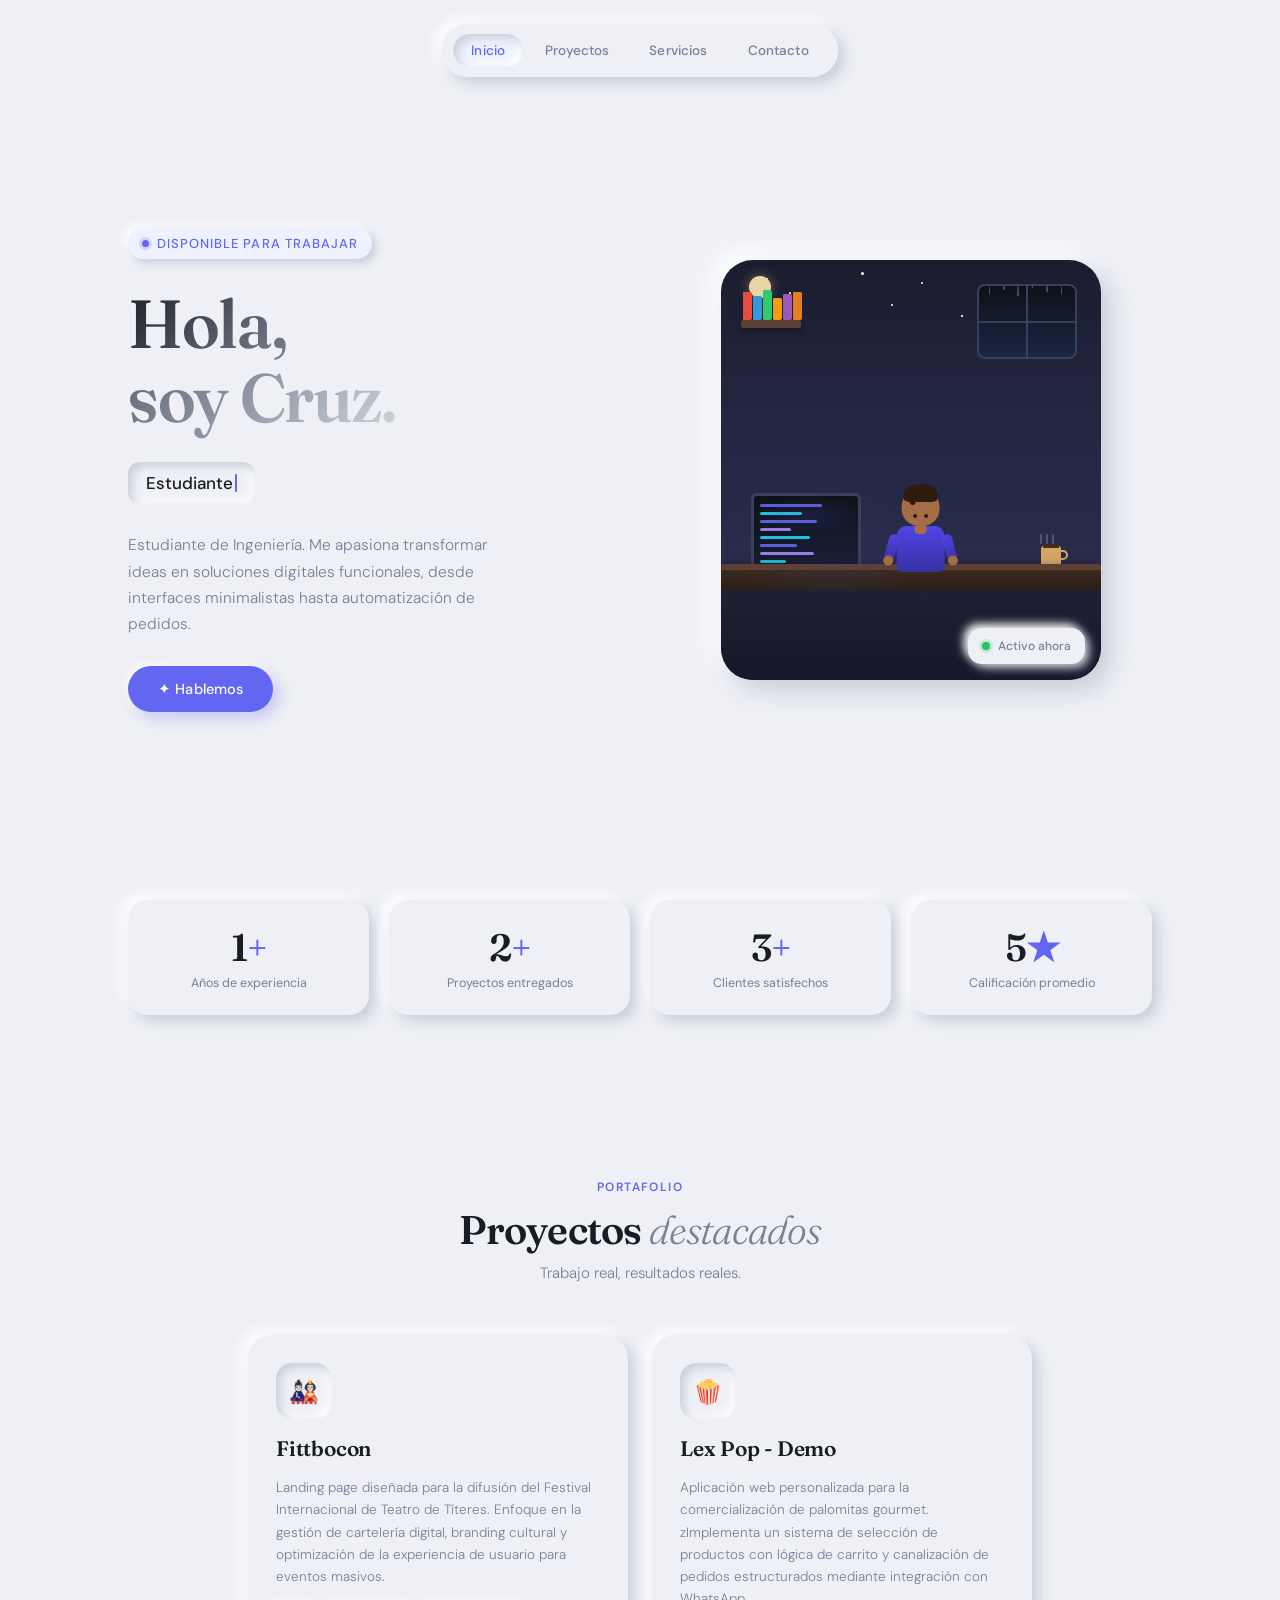
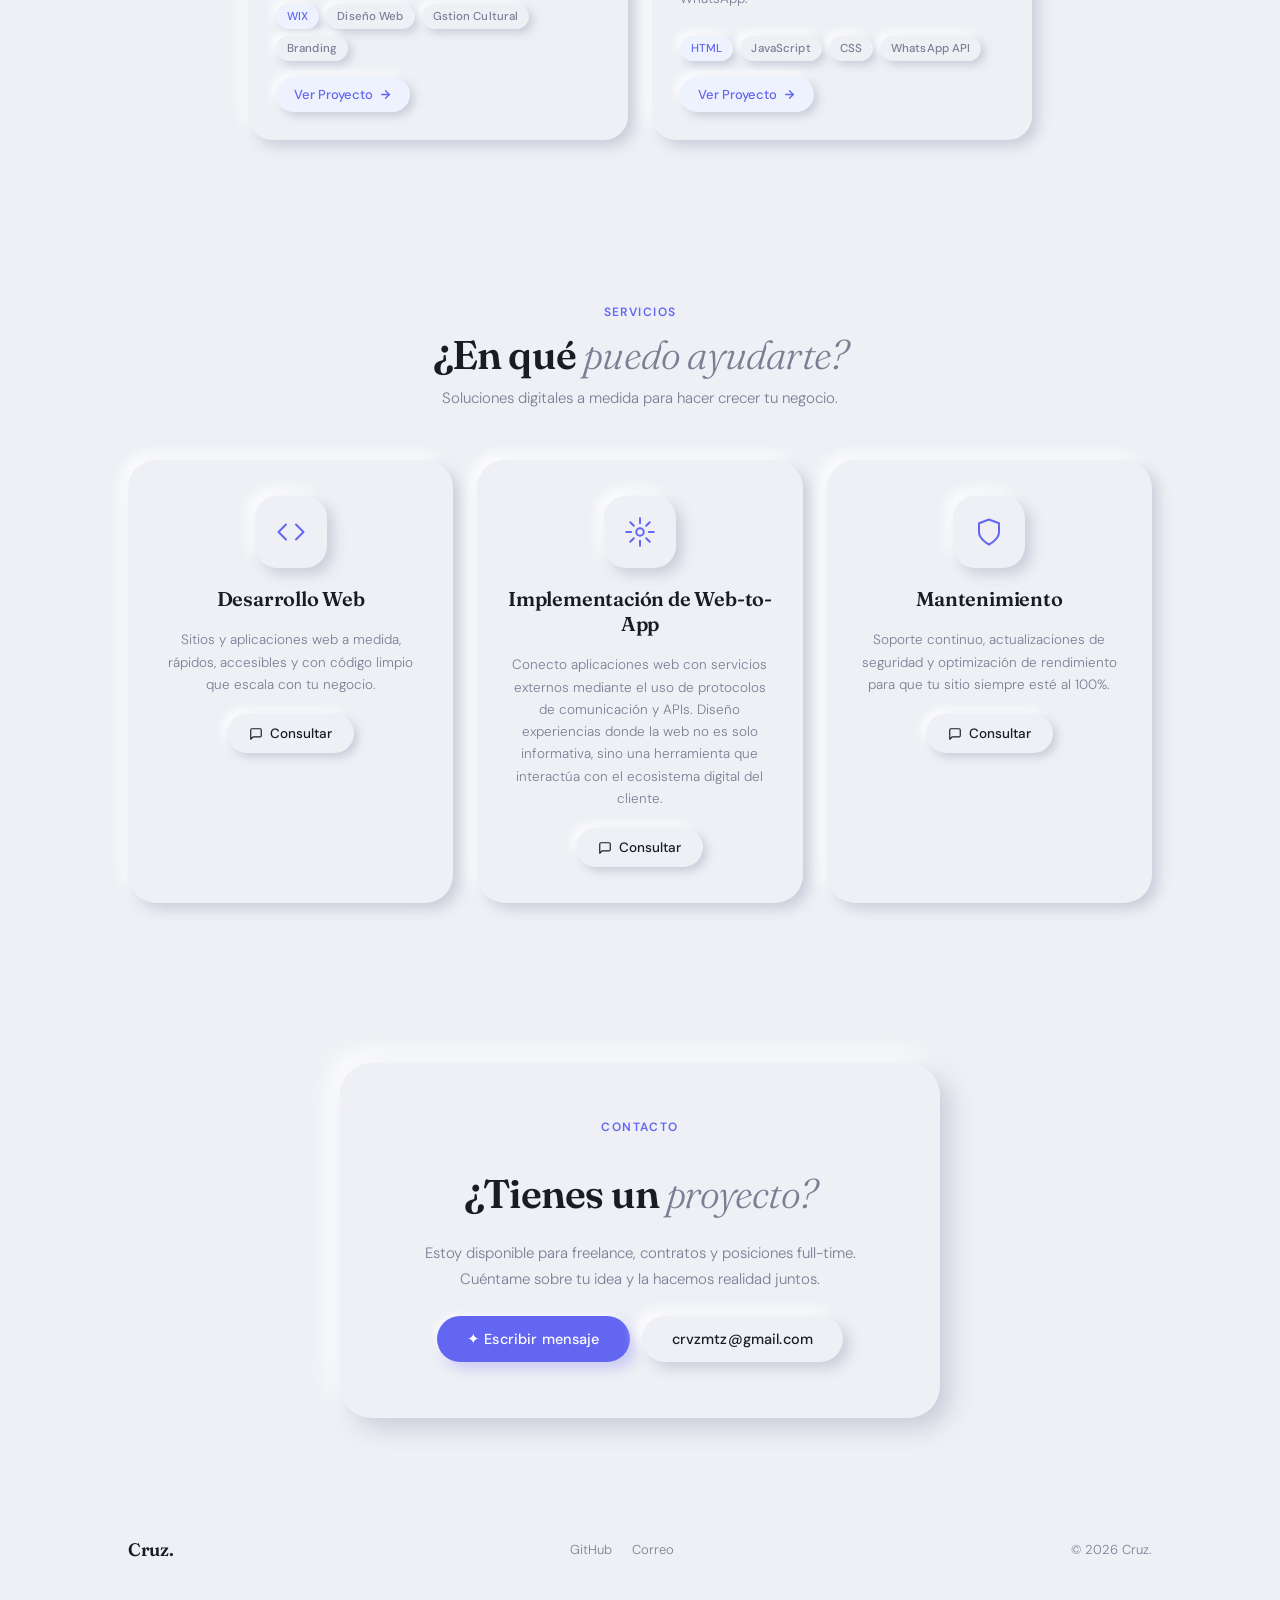
<file: index.html>
<!doctype html>
<html lang="es">
  <head>
    <meta charset="UTF-8" />
    <meta name="viewport" content="width=device-width, initial-scale=1.0" />
    <title>Cruz — Desarrollador Web</title>
    <link rel="preconnect" href="https://fonts.googleapis.com" />
    <link
      href="https://fonts.googleapis.com/css2?family=DM+Sans:ital,opsz,wght@0,9..40,300;0,9..40,400;0,9..40,500;0,9..40,600;1,9..40,300&family=Fraunces:ital,opsz,wght@0,9..144,300;0,9..144,600;1,9..144,300&display=swap"
      rel="stylesheet"
    />
    <link rel="stylesheet" href="styles.css" />
  </head>
  <body>
    <!-- NAV -->
    <nav>
      <a href="#hero" class="active">Inicio</a>
      <a href="#projects">Proyectos</a>
      <a href="#services">Servicios</a>
      <a href="#contact">Contacto</a>
    </nav>

    <!-- HERO -->
    <section id="hero">
      <div class="hero-left">
        <div class="eyebrow">Disponible para trabajar</div>

        <h1>
          <span class="gradient-text">Hola,<br />soy Cruz.</span>
        </h1>

        <div class="typewriter-wrap">
          <div class="typewriter-box">
            <span id="typed-text">Desarrollador</span>
            <span class="cursor"></span>
          </div>
        </div>

        <p class="hero-desc">
          Estudiante de Ingeniería. 
          Me apasiona transformar ideas en soluciones digitales funcionales, 
          desde interfaces minimalistas hasta automatización de pedidos.
        </p>

        <div class="hero-btns">
          <a
            href="https://wa.me/524771915327"
            target="_blank"
          >
          <button class="btn-primary">✦ Hablemos</button>
          </a>
          
        </div>
      </div>

      <div class="hero-right">
        <div class="portrait-frame">
          <!-- Pixel-art illustrated scene -->
          <div class="scene">
            <div class="scene-bg"></div>

            <!-- Stars -->
            <div
              class="star"
              style="
                width: 2px;
                height: 2px;
                top: 18px;
                left: 45px;
                animation-duration: 2.1s;
              "
            ></div>
            <div
              class="star"
              style="
                width: 2px;
                height: 2px;
                top: 32px;
                left: 68px;
                animation-duration: 3s;
              "
            ></div>
            <div
              class="star"
              style="
                width: 3px;
                height: 3px;
                top: 12px;
                left: 140px;
                animation-duration: 2.5s;
              "
            ></div>
            <div
              class="star"
              style="
                width: 2px;
                height: 2px;
                top: 44px;
                left: 170px;
                animation-duration: 1.8s;
              "
            ></div>
            <div
              class="star"
              style="
                width: 2px;
                height: 2px;
                top: 22px;
                left: 200px;
                animation-duration: 2.8s;
              "
            ></div>
            <div
              class="star"
              style="
                width: 1.5px;
                height: 1.5px;
                top: 55px;
                left: 240px;
                animation-duration: 3.2s;
              "
            ></div>

            <!-- Moon -->
            <div class="moon"></div>

            <!-- Window with rain -->
            <div class="window">
              <div class="window-cross"></div>
              <div class="rain">
                <div
                  class="raindrop"
                  style="
                    left: 10%;
                    height: 18px;
                    animation-duration: 0.8s;
                    animation-delay: 0s;
                  "
                ></div>
                <div
                  class="raindrop"
                  style="
                    left: 25%;
                    height: 14px;
                    animation-duration: 0.65s;
                    animation-delay: 0.2s;
                  "
                ></div>
                <div
                  class="raindrop"
                  style="
                    left: 40%;
                    height: 20px;
                    animation-duration: 0.9s;
                    animation-delay: 0.05s;
                  "
                ></div>
                <div
                  class="raindrop"
                  style="
                    left: 55%;
                    height: 12px;
                    animation-duration: 0.7s;
                    animation-delay: 0.35s;
                  "
                ></div>
                <div
                  class="raindrop"
                  style="
                    left: 70%;
                    height: 16px;
                    animation-duration: 0.75s;
                    animation-delay: 0.15s;
                  "
                ></div>
                <div
                  class="raindrop"
                  style="
                    left: 85%;
                    height: 18px;
                    animation-duration: 0.85s;
                    animation-delay: 0.4s;
                  "
                ></div>
              </div>
            </div>

            <!-- Bookshelf -->
            <div class="shelf">
              <div
                class="book"
                style="left: 2px; height: 28px; background: #e74c3c"
              ></div>
              <div
                class="book"
                style="left: 12px; height: 24px; background: #3498db"
              ></div>
              <div
                class="book"
                style="left: 22px; height: 30px; background: #2ecc71"
              ></div>
              <div
                class="book"
                style="left: 32px; height: 22px; background: #f39c12"
              ></div>
              <div
                class="book"
                style="left: 42px; height: 26px; background: #9b59b6"
              ></div>
              <div
                class="book"
                style="left: 52px; height: 28px; background: #e67e22"
              ></div>
            </div>

            <!-- Monitor -->
            <div class="monitor">
              <div
                class="code-line"
                style="
                  top: 8px;
                  width: 60%;
                  background: #6366f1;
                  animation-delay: 0s;
                "
              ></div>
              <div
                class="code-line"
                style="
                  top: 16px;
                  width: 40%;
                  background: #22d3ee;
                  animation-delay: 0.3s;
                "
              ></div>
              <div
                class="code-line"
                style="
                  top: 24px;
                  width: 55%;
                  background: #6366f1;
                  animation-delay: 0.6s;
                "
              ></div>
              <div
                class="code-line"
                style="
                  top: 32px;
                  width: 30%;
                  background: #a78bfa;
                  animation-delay: 0.9s;
                "
              ></div>
              <div
                class="code-line"
                style="
                  top: 40px;
                  width: 48%;
                  background: #22d3ee;
                  animation-delay: 1.2s;
                "
              ></div>
              <div
                class="code-line"
                style="
                  top: 48px;
                  width: 36%;
                  background: #6366f1;
                  animation-delay: 1.5s;
                "
              ></div>
              <div
                class="code-line"
                style="
                  top: 56px;
                  width: 52%;
                  background: #a78bfa;
                  animation-delay: 0.4s;
                "
              ></div>
              <div
                class="code-line"
                style="
                  top: 64px;
                  width: 25%;
                  background: #22d3ee;
                  animation-delay: 0.7s;
                "
              ></div>
            </div>
            <div class="monitor-stand"></div>
            <div class="monitor-base"></div>
            <div class="monitor-glow"></div>

            <!-- Coffee -->
            <div class="coffee-steam">
              <div class="steam-line"></div>
              <div class="steam-line"></div>
              <div class="steam-line"></div>
            </div>
            <div class="coffee"></div>

            <!-- Desk -->
            <div class="desk"><div class="desk-surface"></div></div>

            <!-- Character -->
            <div class="character">
              <div class="char-head">
                <div class="char-hair"></div>
                <div class="char-face">
                  <div class="char-eye"></div>
                  <div class="char-eye"></div>
                </div>
              </div>
              <div class="char-body">
                <div class="char-arms">
                  <div class="char-arm" style="transform: rotate(15deg)">
                    <div class="char-hand"></div>
                  </div>
                  <div class="char-arm" style="transform: rotate(-15deg)">
                    <div class="char-hand"></div>
                  </div>
                </div>
              </div>
            </div>

            <div class="ambient"></div>
            <div class="floor"></div>
          </div>

          <!-- Online badge -->
          <div class="portrait-badge">
            <div class="badge-dot"></div>
            <span class="badge-text">Activo ahora</span>
          </div>
        </div>
      </div>
    </section>

    <!-- STATS STRIP -->
    <div class="stats-strip">
      <div class="stat-card reveal">
        <div class="stat-num">1<span>+</span></div>
        <div class="stat-label">Años de experiencia</div>
      </div>
      <div class="stat-card reveal">
        <div class="stat-num">2<span>+</span></div>
        <div class="stat-label">Proyectos entregados</div>
      </div>
      <div class="stat-card reveal">
        <div class="stat-num">3<span>+</span></div>
        <div class="stat-label">Clientes satisfechos</div>
      </div>
      <div class="stat-card reveal">
        <div class="stat-num">5<span>★</span></div>
        <div class="stat-label">Calificación promedio</div>
      </div>
    </div>

    <!-- PROJECTS -->
    <section id="projects">
      <div class="section-header">
        <div class="section-tag">Portafolio</div>
        <h2 class="section-title">Proyectos <em>destacados</em></h2>
        <p class="section-sub">Trabajo real, resultados reales.</p>
      </div>

      <div class="cards-grid">
        <div class="project-card reveal">
          <div class="card-icon">🎎</div>
          <div class="card-title">Fittbocon</div>
          <p class="card-desc">
            Landing page diseñada para la difusión del Festival Internacional de
            Teatro de Títeres. Enfoque en la gestión de cartelería digital,
            branding cultural y optimización de la experiencia de usuario para
            eventos masivos.
          </p>
          <div class="badges">
            <span class="badge accent">WIX</span>
            <span class="badge">Diseño Web</span>
            <span class="badge">Gstion Cultural</span>
            <span class="badge">Branding</span>
          </div>
          <a href="https://www.fitbocon.com/" target="_blank">
            <button class="btn-card">
              Ver Proyecto
              <svg
                width="13"
                height="13"
                viewBox="0 0 24 24"
                fill="none"
                stroke="currentColor"
                stroke-width="2.5"
                stroke-linecap="round"
                stroke-linejoin="round"
              >
                <line x1="5" y1="12" x2="19" y2="12" />
                <polyline points="12 5 19 12 12 19" />
              </svg>
            </button>
          </a>
        </div>

        <div class="project-card reveal">
          <div class="card-icon">🍿</div>
          <div class="card-title">Lex Pop - Demo</div>
          <p class="card-desc">
            Aplicación web personalizada para la comercialización de palomitas
            gourmet. zImplementa un sistema de selección de productos con lógica
            de carrito y canalización de pedidos estructurados mediante
            integración con WhatsApp.
          </p>
          <div class="badges">
            <span class="badge accent">HTML</span>
            <span class="badge">JavaScript</span>
            <span class="badge">CSS</span>
            <span class="badge">WhatsApp API</span>
          </div>
          <a href="https://cruz-mtz.github.io/LexPop-Demo/" target="_blank">
            <button class="btn-card">
              Ver Proyecto
              <svg
                width="13"
                height="13"
                viewBox="0 0 24 24"
                fill="none"
                stroke="currentColor"
                stroke-width="2.5"
                stroke-linecap="round"
                stroke-linejoin="round"
              >
                <line x1="5" y1="12" x2="19" y2="12" />
                <polyline points="12 5 19 12 12 19" />
              </svg>
            </button>
          </a>
        </div>
      </div>
    </section>

    <!-- SERVICES -->
    <section id="services">
      <div class="section-header">
        <div class="section-tag">Servicios</div>
        <h2 class="section-title">¿En qué <em>puedo ayudarte?</em></h2>
        <p class="section-sub">
          Soluciones digitales a medida para hacer crecer tu negocio.
        </p>
      </div>

      <div class="services-grid">
        <div class="service-card reveal">
          <div class="service-icon">
            <svg
              width="30"
              height="30"
              viewBox="0 0 24 24"
              fill="none"
              stroke-width="1.6"
              stroke-linecap="round"
              stroke-linejoin="round"
            >
              <polyline points="16 18 22 12 16 6" />
              <polyline points="8 6 2 12 8 18" />
            </svg>
          </div>
          <div class="service-title">Desarrollo Web</div>
          <p class="service-desc">
            Sitios y aplicaciones web a medida, rápidos, accesibles y con código
            limpio que escala con tu negocio.
          </p>

          <a
            href="https://wa.me/524771915327?text=Hola%20Cruz,%20me%20interesa%20el%20servicio%20de%20Desarrollo%20Web"
            target="_blank"
          >
            <button class="btn-service">
              <svg
                width="14"
                height="14"
                viewBox="0 0 24 24"
                fill="none"
                stroke="currentColor"
                stroke-width="2"
                stroke-linecap="round"
                stroke-linejoin="round"
              >
                <path
                  d="M21 15a2 2 0 0 1-2 2H7l-4 4V5a2 2 0 0 1 2-2h14a2 2 0 0 1 2 2z"
                />
              </svg>
              Consultar
            </button>
          </a>
        </div>

        <div class="service-card reveal">
          <div class="service-icon">
            <svg
              width="30"
              height="30"
              viewBox="0 0 24 24"
              fill="none"
              stroke-width="1.6"
              stroke-linecap="round"
              stroke-linejoin="round"
            >
              <circle cx="12" cy="12" r="3" />
              <path
                d="M12 1v4M12 19v4M4.22 4.22l2.83 2.83M16.95 16.95l2.83 2.83M1 12h4M19 12h4M4.22 19.78l2.83-2.83M16.95 7.05l2.83-2.83"
              />
            </svg>
          </div>
          <div class="service-title">Implementación de Web-to-App</div>
          <p class="service-desc">
            Conecto aplicaciones web con servicios externos mediante el uso de
            protocolos de comunicación y APIs. Diseño experiencias donde la web
            no es solo informativa, sino una herramienta que interactúa con el
            ecosistema digital del cliente.
          </p>

          <a
            href="https://wa.me/524771915327?text=Hola%20Cruz,%20me%20interesa%20automatizar%20mis%20pedidos%20con%20WhatsApp"
            target="_blank"
          >
            <button class="btn-service">
              <svg
                width="14"
                height="14"
                viewBox="0 0 24 24"
                fill="none"
                stroke="currentColor"
                stroke-width="2"
                stroke-linecap="round"
                stroke-linejoin="round"
              >
                <path
                  d="M21 15a2 2 0 0 1-2 2H7l-4 4V5a2 2 0 0 1 2-2h14a2 2 0 0 1 2 2z"
                />
              </svg>
              Consultar
            </button>
          </a>
        </div>

        <div class="service-card reveal">
          <div class="service-icon">
            <svg
              width="30"
              height="30"
              viewBox="0 0 24 24"
              fill="none"
              stroke-width="1.6"
              stroke-linecap="round"
              stroke-linejoin="round"
            >
              <path d="M12 22s8-4 8-10V5l-8-3-8 3v7c0 6 8 10 8 10z" />
            </svg>
          </div>
          <div class="service-title">Mantenimiento</div>
          <p class="service-desc">
            Soporte continuo, actualizaciones de seguridad y optimización de
            rendimiento para que tu sitio siempre esté al 100%.
          </p>
          <a href="https://wa.me/524771915327" target="_blank">
            <button class="btn-service">
              <svg
                width="14"
                height="14"
                viewBox="0 0 24 24"
                fill="none"
                stroke="currentColor"
                stroke-width="2"
                stroke-linecap="round"
                stroke-linejoin="round"
              >
                <path
                  d="M21 15a2 2 0 0 1-2 2H7l-4 4V5a2 2 0 0 1 2-2h14a2 2 0 0 1 2 2z"
                />
              </svg>
              Consultar
            </button>
          </a>
        </div>
      </div>
    </section>

    <!-- CONTACT -->
    <section id="contact">
      <div class="contact-card reveal">
        <div class="section-tag">Contacto</div>
        <h2 class="section-title">¿Tienes un <em>proyecto?</em></h2>
        <p>
          Estoy disponible para freelance, contratos y posiciones full-time.
          Cuéntame sobre tu idea y la hacemos realidad juntos.
        </p>
        <div class="contact-btns">
          <a href="https://wa.me/524771915327" target="_blank"
            ><button class="btn-primary">✦ Escribir mensaje</button></a
          >

          <a
            href="https://mail.google.com/mail/?view=cm&fs=1&to=crvzmtz@gmail.com"
            target="_blank"
          >
            <button class="btn-secondary">crvzmtz@gmail.com</button>
          </a>
        </div>
      </div>
    </section>

    <!-- FOOTER -->
    <footer>
      <div class="footer-logo">Cruz.</div>
      <div class="footer-links">
        <a href="https://github.com/Cruz-Mtz" target="_blank">GitHub</a>
        <a
          href="https://mail.google.com/mail/?view=cm&fs=1&to=crvzmtz@gmail.com"
          target="_blank"
          >Correo</a
        >
      </div>
      <div>© 2026 Cruz.</div>
    </footer>

    <script src="script.js"></script>
  </body>
</html>
</file>
<file: styles.css>
:root {
  --bg: #eef0f5;
  --surface: #eef0f5;
  --shadow-light: #ffffff;
  --shadow-dark: #c8ccd8;
  --text-primary: #1a1c23;
  --text-secondary: #7a7f94;
  --accent: #6366f1;
  --accent-light: #a5b4fc;
  --accent-soft: #eef2ff;
  --nm-raised:
    6px 6px 14px var(--shadow-dark), -6px -6px 14px var(--shadow-light);
  --nm-inset:
    inset 4px 4px 10px var(--shadow-dark),
    inset -4px -4px 10px var(--shadow-light);
  --nm-raised-sm:
    4px 4px 10px var(--shadow-dark), -4px -4px 10px var(--shadow-light);
  --nm-raised-lg:
    10px 10px 24px var(--shadow-dark), -10px -10px 24px var(--shadow-light);
}

a {
  text-decoration: none;
  color: inherit;
}

*,
*::before,
*::after {
  box-sizing: border-box;
  margin: 0;
  padding: 0;
}

html {
  scroll-behavior: smooth;
}

body {
  background: var(--bg);
  font-family: "DM Sans", sans-serif;
  color: var(--text-primary);
  overflow-x: hidden;
}

/* ─── NAV ─── */
nav {
  position: fixed;
  top: 24px;
  left: 50%;
  transform: translateX(-50%);
  z-index: 100;
  background: var(--surface);
  box-shadow: var(--nm-raised);
  border-radius: 100px;
  padding: 10px 12px;
  display: flex;
  gap: 4px;
  animation: slideDown 0.6s cubic-bezier(0.16, 1, 0.3, 1) both;
}

@keyframes slideDown {
  from {
    opacity: 0;
    transform: translateX(-50%) translateY(-20px);
  }
  to {
    opacity: 1;
    transform: translateX(-50%) translateY(0);
  }
}

nav a {
  text-decoration: none;
  font-size: 13.5px;
  font-weight: 500;
  color: var(--text-secondary);
  padding: 8px 18px;
  border-radius: 100px;
  transition: all 0.25s ease;
  letter-spacing: 0.01em;
}

nav a:hover {
  color: var(--text-primary);
  background: rgba(99, 102, 241, 0.07);
}

nav a.active {
  color: var(--accent);
  background: var(--accent-soft);
  box-shadow: var(--nm-inset);
}

/* ─── HERO ─── */
#hero {
  min-height: 100vh;
  display: grid;
  grid-template-columns: 1fr 1fr;
  align-items: center;
  max-width: 1120px;
  margin: 0 auto;
  padding: 120px 48px 80px;
  gap: 60px;
}

.hero-left {
  display: flex;
  flex-direction: column;
  gap: 28px;
}

.eyebrow {
  display: inline-flex;
  align-items: center;
  gap: 8px;
  font-size: 13px;
  font-weight: 500;
  color: var(--accent);
  letter-spacing: 0.08em;
  text-transform: uppercase;
  background: var(--accent-soft);
  padding: 7px 14px;
  border-radius: 100px;
  box-shadow: var(--nm-raised-sm);
  width: fit-content;
  animation: fadeUp 0.6s 0.1s cubic-bezier(0.16, 1, 0.3, 1) both;
}

.eyebrow::before {
  content: "";
  width: 7px;
  height: 7px;
  border-radius: 50%;
  background: var(--accent);
  box-shadow: 0 0 0 3px rgba(99, 102, 241, 0.2);
  animation: pulse 2s infinite;
}

@keyframes pulse {
  0%,
  100% {
    box-shadow: 0 0 0 3px rgba(99, 102, 241, 0.2);
  }
  50% {
    box-shadow: 0 0 0 6px rgba(99, 102, 241, 0.05);
  }
}

h1 {
  font-family: "Fraunces", serif;
  font-size: clamp(44px, 5.5vw, 68px);
  font-weight: 600;
  line-height: 1.08;
  letter-spacing: -0.02em;
  animation: fadeUp 0.6s 0.2s cubic-bezier(0.16, 1, 0.3, 1) both;
}

h1 .gradient-text {
  background: linear-gradient(
    135deg,
    #1a1c23 0%,
    #6b7280 40%,
    #9ca3af 70%,
    #d1d5db 100%
  );
  -webkit-background-clip: text;
  -webkit-text-fill-color: transparent;
  background-clip: text;
}

.typewriter-wrap {
  display: flex;
  align-items: center;
  gap: 10px;
  animation: fadeUp 0.6s 0.3s cubic-bezier(0.16, 1, 0.3, 1) both;
}

.typewriter-box {
  background: var(--surface);
  box-shadow: var(--nm-inset);
  border-radius: 12px;
  padding: 10px 18px;
  font-size: 17px;
  font-weight: 400;
  color: var(--text-secondary);
  display: flex;
  align-items: center;
  gap: 2px;
}

#typed-text {
  color: var(--text-primary);
  font-weight: 500;
}

.cursor {
  display: inline-block;
  width: 2px;
  height: 18px;
  background: var(--accent);
  border-radius: 2px;
  animation: blink 0.9s step-end infinite;
}

@keyframes blink {
  0%,
  100% {
    opacity: 1;
  }
  50% {
    opacity: 0;
  }
}

.hero-desc {
  font-size: 15.5px;
  color: var(--text-secondary);
  line-height: 1.7;
  max-width: 400px;
  font-weight: 300;
  animation: fadeUp 0.6s 0.4s cubic-bezier(0.16, 1, 0.3, 1) both;
}

.hero-btns {
  display: flex;
  gap: 14px;
  flex-wrap: wrap;
  animation: fadeUp 0.6s 0.5s cubic-bezier(0.16, 1, 0.3, 1) both;
}

.btn-primary {
  padding: 14px 30px;
  border-radius: 100px;
  border: none;
  cursor: pointer;
  font-family: "DM Sans", sans-serif;
  font-size: 14.5px;
  font-weight: 500;
  background: var(--accent);
  color: #fff;
  box-shadow:
    6px 6px 14px rgba(99, 102, 241, 0.3),
    -2px -2px 8px var(--shadow-light);
  transition: all 0.25s ease;
  letter-spacing: 0.01em;
}

.btn-primary:hover {
  transform: translateY(-2px);
  box-shadow:
    8px 10px 20px rgba(99, 102, 241, 0.35),
    -2px -2px 8px var(--shadow-light);
}

.btn-secondary {
  padding: 14px 30px;
  border-radius: 100px;
  border: none;
  cursor: pointer;
  font-family: "DM Sans", sans-serif;
  font-size: 14.5px;
  font-weight: 500;
  background: var(--surface);
  color: var(--text-primary);
  box-shadow: var(--nm-raised);
  transition: all 0.25s ease;
  letter-spacing: 0.01em;
  display: flex;
  align-items: center;
  gap: 7px;
  text-decoration: none;
}

.btn-secondary:hover {
  transform: translateY(-2px);
  box-shadow:
    8px 10px 20px var(--shadow-dark),
    -4px -4px 14px var(--shadow-light);
}

.btn-secondary svg {
  opacity: 0.6;
}

/* ─── HERO ILLUSTRATION ─── */
.hero-right {
  display: flex;
  justify-content: center;
  align-items: center;
  animation: fadeUp 0.7s 0.3s cubic-bezier(0.16, 1, 0.3, 1) both;
}

.portrait-frame {
  width: 380px;
  height: 420px;
  border-radius: 32px;
  background: var(--surface);
  box-shadow: var(--nm-raised-lg);
  position: relative;
  overflow: hidden;
  display: flex;
  align-items: flex-end;
  justify-content: center;
}

/* Pixel art / illustrated scene */
.scene {
  width: 100%;
  height: 100%;
  position: relative;
}

.scene-bg {
  position: absolute;
  inset: 0;
  background: linear-gradient(180deg, #1a1d2e 0%, #242742 40%, #2d3052 100%);
}

/* Window / rain */
.window {
  position: absolute;
  top: 24px;
  right: 24px;
  width: 100px;
  height: 75px;
  background: linear-gradient(180deg, #0d1117 0%, #1a2744 100%);
  border-radius: 8px;
  border: 2px solid #3a3f5c;
  overflow: hidden;
}

.window-cross {
  position: absolute;
  inset: 0;
}

.window-cross::before {
  content: "";
  position: absolute;
  left: 50%;
  top: 0;
  bottom: 0;
  width: 2px;
  background: #3a3f5c;
  transform: translateX(-50%);
}

.window-cross::after {
  content: "";
  position: absolute;
  top: 50%;
  left: 0;
  right: 0;
  height: 2px;
  background: #3a3f5c;
  transform: translateY(-50%);
}

.rain {
  position: absolute;
  inset: 0;
  overflow: hidden;
}

.raindrop {
  position: absolute;
  top: -10px;
  width: 1.5px;
  background: linear-gradient(transparent, rgba(120, 160, 255, 0.5));
  border-radius: 2px;
  animation: rain linear infinite;
}

@keyframes rain {
  to {
    transform: translateY(90px);
  }
}

/* Moon */
.moon {
  position: absolute;
  top: 16px;
  left: 28px;
  width: 22px;
  height: 22px;
  background: #e8d5a3;
  border-radius: 50%;
  box-shadow: 0 0 12px rgba(232, 213, 163, 0.4);
}

/* Stars */
.star {
  position: absolute;
  background: #fff;
  border-radius: 50%;
  animation: twinkle ease-in-out infinite alternate;
}

@keyframes twinkle {
  from {
    opacity: 0.3;
  }
  to {
    opacity: 1;
  }
}

/* Desk */
.desk {
  position: absolute;
  bottom: 90px;
  left: 0;
  right: 0;
  height: 22px;
  background: linear-gradient(180deg, #3d2b1f 0%, #2a1e15 100%);
  border-radius: 4px 4px 0 0;
  box-shadow: 0 -3px 10px rgba(0, 0, 0, 0.3);
}

.desk-surface {
  position: absolute;
  top: -4px;
  left: 0;
  right: 0;
  height: 6px;
  background: #5c4033;
  border-radius: 3px 3px 0 0;
}

/* Monitor */
.monitor {
  position: absolute;
  bottom: 112px;
  left: 30px;
  width: 110px;
  height: 75px;
  background: linear-gradient(180deg, #0d1117 0%, #161b2e 100%);
  border-radius: 6px;
  border: 3px solid #3a3f5c;
  overflow: hidden;
}

.monitor-stand {
  position: absolute;
  bottom: 106px;
  left: 79px;
  width: 8px;
  height: 10px;
  background: #3a3f5c;
}

.monitor-base {
  position: absolute;
  bottom: 102px;
  left: 68px;
  width: 30px;
  height: 5px;
  background: #3a3f5c;
  border-radius: 3px;
}

/* Code on monitor */
.code-line {
  position: absolute;
  left: 6px;
  height: 3px;
  border-radius: 2px;
  opacity: 0.9;
  animation: codePulse 3s ease-in-out infinite alternate;
}

@keyframes codePulse {
  from {
    opacity: 0.6;
  }
  to {
    opacity: 1;
  }
}

/* Coffee cup */
.coffee {
  position: absolute;
  bottom: 112px;
  right: 40px;
  width: 20px;
  height: 22px;
  background: #d4a666;
  border-radius: 3px 3px 5px 5px;
}

.coffee::before {
  content: "";
  position: absolute;
  right: -7px;
  top: 4px;
  width: 7px;
  height: 10px;
  border: 2.5px solid #d4a666;
  border-radius: 0 6px 6px 0;
  border-left: none;
}

.coffee::after {
  content: "";
  position: absolute;
  top: -1px;
  left: 2px;
  right: 2px;
  height: 3px;
  background: #4a2c0a;
  border-radius: 2px 2px 0 0;
}

.coffee-steam {
  position: absolute;
  bottom: 136px;
  right: 47px;
  display: flex;
  gap: 4px;
}

.steam-line {
  width: 2px;
  height: 10px;
  background: rgba(255, 255, 255, 0.2);
  border-radius: 2px;
  animation: steam 1.8s ease-in-out infinite;
}

.steam-line:nth-child(2) {
  animation-delay: 0.3s;
}
.steam-line:nth-child(3) {
  animation-delay: 0.6s;
}

@keyframes steam {
  0%,
  100% {
    transform: translateY(0) scaleY(1);
    opacity: 0.2;
  }
  50% {
    transform: translateY(-6px) scaleY(1.3);
    opacity: 0.5;
  }
}

/* Luis character (stylized silhouette) */
.character {
  position: absolute;
  bottom: 108px;
  left: 50%;
  transform: translateX(-30%);
}

.char-head {
  width: 38px;
  height: 38px;
  background: #a56d45;
  border-radius: 50% 50% 45% 45%;
  position: relative;
  margin: 0 auto;
}

.char-hair {
  position: absolute;
  top: -4px;
  left: 2px;
  right: 2px;
  height: 18px;
  background: #2d1b0e;
  border-radius: 50% 50% 20% 20%;
}

.char-hair::after {
  content: "";
  position: absolute;
  bottom: -3px;
  left: 6px;
  width: 6px;
  height: 8px;
  background: #2d1b0e;
  border-radius: 0 0 4px 4px;
}

.char-face {
  position: absolute;
  bottom: 8px;
  left: 50%;
  transform: translateX(-50%);
  display: flex;
  gap: 7px;
  align-items: center;
}

.char-eye {
  width: 4px;
  height: 4px;
  background: #2d1b0e;
  border-radius: 50%;
}

.char-body {
  width: 48px;
  height: 46px;
  background: linear-gradient(180deg, #4f46e5 0%, #3730a3 100%);
  border-radius: 10px 10px 6px 6px;
  margin: 0 auto;
  position: relative;
}

/* Collar */
.char-body::before {
  content: "";
  position: absolute;
  top: 0;
  left: 50%;
  transform: translateX(-50%);
  width: 12px;
  height: 8px;
  background: #a56d45;
  border-radius: 0 0 4px 4px;
}

.char-arms {
  position: absolute;
  top: 8px;
  left: -10px;
  right: -10px;
  height: 10px;
  display: flex;
  justify-content: space-between;
}

.char-arm {
  width: 10px;
  height: 28px;
  background: linear-gradient(180deg, #4f46e5 0%, #3730a3 100%);
  border-radius: 5px;
  position: relative;
}

.char-hand {
  position: absolute;
  bottom: -4px;
  left: 50%;
  transform: translateX(-50%);
  width: 10px;
  height: 10px;
  background: #a56d45;
  border-radius: 50%;
}

/* Glow on screen */
.monitor-glow {
  position: absolute;
  bottom: 145px;
  left: 28px;
  width: 116px;
  height: 40px;
  background: radial-gradient(
    ellipse,
    rgba(99, 102, 241, 0.12) 0%,
    transparent 70%
  );
  border-radius: 50%;
  pointer-events: none;
}

/* Floor */
.floor {
  position: absolute;
  bottom: 0;
  left: 0;
  right: 0;
  height: 90px;
  background: linear-gradient(180deg, #1e2035 0%, #161829 100%);
  border-radius: 0 0 30px 30px;
}

/* Bookshelf */
.shelf {
  position: absolute;
  top: 60px;
  left: 20px;
  width: 60px;
  height: 8px;
  background: #5c4033;
  border-radius: 2px;
  box-shadow: 0 3px 6px rgba(0, 0, 0, 0.3);
}

.book {
  position: absolute;
  bottom: 8px;
  width: 9px;
  border-radius: 1px 2px 2px 1px;
}

/* Ambient light */
.ambient {
  position: absolute;
  bottom: 80px;
  left: 20px;
  width: 180px;
  height: 120px;
  background: radial-gradient(
    ellipse at center bottom,
    rgba(99, 102, 241, 0.08) 0%,
    transparent 70%
  );
  pointer-events: none;
}

/* Badge overlay */
.portrait-badge {
  position: absolute;
  bottom: 16px;
  right: 16px;
  background: var(--surface);
  border-radius: 14px;
  padding: 10px 14px;
  box-shadow: var(--nm-raised-sm);
  display: flex;
  align-items: center;
  gap: 8px;
}

.badge-dot {
  width: 8px;
  height: 8px;
  border-radius: 50%;
  background: #22c55e;
  box-shadow: 0 0 0 3px rgba(34, 197, 94, 0.2);
  animation: pulse 2s infinite;
}
.badge-text {
  font-size: 12px;
  font-weight: 500;
  color: var(--text-secondary);
}

/* ─── SECTIONS ─── */
section {
  max-width: 1120px;
  margin: 0 auto;
  padding: 80px 48px;
}

.section-header {
  text-align: center;
  margin-bottom: 52px;
}

.section-tag {
  display: inline-block;
  font-size: 12px;
  font-weight: 600;
  letter-spacing: 0.12em;
  text-transform: uppercase;
  color: var(--accent);
  margin-bottom: 12px;
}

.section-title {
  font-family: "Fraunces", serif;
  font-size: clamp(28px, 3.5vw, 40px);
  font-weight: 600;
  color: var(--text-primary);
  letter-spacing: -0.02em;
  line-height: 1.15;
}

.section-title em {
  font-style: italic;
  font-weight: 300;
  color: var(--text-secondary);
}

.section-sub {
  margin-top: 10px;
  font-size: 15px;
  color: var(--text-secondary);
  font-weight: 300;
}

/* ─── PROJECTS ─── */
.cards-grid {
  display: flex;
  flex-wrap: wrap; /* Permite que los elementos bajen a la siguiente línea */
  justify-content: center; /* Centra los elementos (el truco para cuando solo hay 2) */
  gap: 24px;
  max-width: 1200px; /* Ajusta según el ancho máximo de tu página */
  margin: 0 auto;
}

.project-card {
  flex: 1 1 320px; /* Crece, se encoge y su tamaño base es 320px */
  max-width: 380px; /* Evita que una sola tarjeta se estire demasiado */
  background: var(--surface);
  border-radius: 24px;
  padding: 28px;
  box-shadow: var(--nm-raised);
  transition: transform 0.3s ease, box-shadow 0.3s ease;
  display: flex;
  flex-direction: column;
  gap: 16px;
}

.project-card:hover {
  transform: translateY(-4px);
  box-shadow:
    12px 14px 28px var(--shadow-dark),
    -6px -6px 18px var(--shadow-light);
}

.card-icon {
  width: 56px;
  height: 56px;
  border-radius: 16px;
  background: var(--surface);
  box-shadow: var(--nm-inset);
  display: flex;
  align-items: center;
  justify-content: center;
  font-size: 24px;
}

.card-title {
  font-family: "Fraunces", serif;
  font-size: 21px;
  font-weight: 600;
  color: var(--text-primary);
  letter-spacing: -0.01em;
}

.card-desc {
  font-size: 13.5px;
  color: var(--text-secondary);
  line-height: 1.65;
  font-weight: 300;
  flex: 1;
}

.badges {
  display: flex;
  flex-wrap: wrap;
  gap: 7px;
}

.badge {
  font-size: 11.5px;
  font-weight: 500;
  padding: 5px 11px;
  border-radius: 100px;
  background: var(--surface);
  color: var(--text-secondary);
  box-shadow: var(--nm-raised-sm);
  letter-spacing: 0.01em;
}

.badge.accent {
  color: var(--accent);
  background: var(--accent-soft);
}

.btn-card {
  display: inline-flex;
  align-items: center;
  gap: 6px;
  font-size: 13px;
  font-weight: 500;
  color: var(--accent);
  background: var(--accent-soft);
  border: none;
  border-radius: 100px;
  padding: 9px 18px;
  cursor: pointer;
  box-shadow: var(--nm-raised-sm);
  transition: all 0.2s ease;
  font-family: "DM Sans", sans-serif;
  width: fit-content;
}

.btn-card:hover {
  transform: translateX(3px);
  box-shadow:
    5px 5px 12px var(--shadow-dark),
    -3px -3px 8px var(--shadow-light);
}

/* ─── SERVICES ─── */
#services {
  background: none;
}

.services-grid {
  display: grid;
  grid-template-columns: repeat(3, 1fr);
  gap: 24px;
}

.service-card {
  background: var(--surface);
  border-radius: 28px;
  padding: 36px 30px;
  box-shadow: var(--nm-raised);
  transition:
    transform 0.3s ease,
    box-shadow 0.3s ease;
  text-align: center;
  display: flex;
  flex-direction: column;
  align-items: center;
  gap: 18px;
}

.service-card:hover {
  transform: translateY(-5px);
  box-shadow:
    12px 14px 28px var(--shadow-dark),
    -6px -6px 18px var(--shadow-light);
}

.service-icon {
  width: 72px;
  height: 72px;
  border-radius: 22px;
  background: var(--surface);
  box-shadow: var(--nm-raised);
  display: flex;
  align-items: center;
  justify-content: center;
}

.service-icon svg {
  stroke: var(--accent);
}

.service-title {
  font-family: "Fraunces", serif;
  font-size: 20px;
  font-weight: 600;
  color: var(--text-primary);
  letter-spacing: -0.01em;
}

.service-desc {
  font-size: 13.5px;
  color: var(--text-secondary);
  line-height: 1.65;
  font-weight: 300;
}

.btn-service {
  margin-top: auto;
  display: inline-flex;
  align-items: center;
  gap: 7px;
  font-size: 13.5px;
  font-weight: 500;
  color: var(--text-primary);
  background: var(--surface);
  border: none;
  border-radius: 100px;
  padding: 11px 22px;
  cursor: pointer;
  box-shadow: var(--nm-raised-sm);
  transition: all 0.25s ease;
  font-family: "DM Sans", sans-serif;
}

.btn-service:hover {
  color: var(--accent);
  transform: translateY(-2px);
  box-shadow:
    6px 8px 16px var(--shadow-dark),
    -3px -3px 10px var(--shadow-light);
}

/* ─── STATS STRIP ─── */
.stats-strip {
  max-width: 1120px;
  margin: 0 auto 80px;
  padding: 0 48px;
  display: grid;
  grid-template-columns: repeat(4, 1fr);
  gap: 20px;
}

.stat-card {
  background: var(--surface);
  border-radius: 20px;
  padding: 24px;
  box-shadow: var(--nm-raised);
  text-align: center;
}

.stat-num {
  font-family: "Fraunces", serif;
  font-size: 38px;
  font-weight: 600;
  color: var(--text-primary);
  letter-spacing: -0.03em;
}

.stat-num span {
  color: var(--accent);
}

.stat-label {
  font-size: 12.5px;
  color: var(--text-secondary);
  font-weight: 400;
  margin-top: 4px;
}

/* ─── CONTACT CTA ─── */
#contact {
  text-align: center;
  display: flex;
  flex-direction: column;
  align-items: center;
  gap: 28px;
  padding-bottom: 120px;
}

.contact-card {
  background: var(--surface);
  border-radius: 32px;
  padding: 56px 64px;
  box-shadow: var(--nm-raised-lg);
  max-width: 600px;
  width: 100%;
  display: flex;
  flex-direction: column;
  align-items: center;
  gap: 24px;
}

.contact-card .section-title {
  text-align: center;
}

.contact-card p {
  font-size: 15px;
  color: var(--text-secondary);
  font-weight: 300;
  line-height: 1.7;
  text-align: center;
}

.contact-btns {
  display: flex;
  gap: 12px;
  flex-wrap: wrap;
  justify-content: center;
}

/* ─── FOOTER ─── */
footer {
  max-width: 1120px;
  margin: 0 auto;
  padding: 0 48px 40px;
  display: flex;
  justify-content: space-between;
  align-items: center;
  font-size: 13px;
  color: var(--text-secondary);
  font-weight: 300;
}

.footer-logo {
  font-family: "Fraunces", serif;
  font-size: 18px;
  font-weight: 600;
  color: var(--text-primary);
  letter-spacing: -0.02em;
}

.footer-links {
  display: flex;
  gap: 20px;
}
.footer-links a {
  color: var(--text-secondary);
  text-decoration: none;
  transition: color 0.2s;
}
.footer-links a:hover {
  color: var(--accent);
}

/* ─── SCROLL ANIMATIONS ─── */
@keyframes fadeUp {
  from {
    opacity: 0;
    transform: translateY(24px);
  }
  to {
    opacity: 1;
    transform: translateY(0);
  }
}

.reveal {
  opacity: 0;
  transform: translateY(28px);
  transition:
    opacity 0.6s cubic-bezier(0.16, 1, 0.3, 1),
    transform 0.6s cubic-bezier(0.16, 1, 0.3, 1);
}

.reveal.visible {
  opacity: 1;
  transform: translateY(0);
}

.reveal:nth-child(2) {
  transition-delay: 0.1s;
}
.reveal:nth-child(3) {
  transition-delay: 0.2s;
}
.reveal:nth-child(4) {
  transition-delay: 0.3s;
}

/* ─── SCROLLBAR ─── */
::-webkit-scrollbar {
  width: 6px;
}
::-webkit-scrollbar-track {
  background: var(--bg);
}
::-webkit-scrollbar-thumb {
  background: var(--shadow-dark);
  border-radius: 10px;
}

/* ══════════════════════════════════════════
   RESPONSIVE — TABLET  (≤ 1024px)
══════════════════════════════════════════ */
@media (max-width: 1024px) {
  /* Hero: reducir gap y padding */
  #hero {
    padding: 110px 36px 70px;
    gap: 40px;
  }

  /* Illustration frame un poco más pequeño */
  .portrait-frame {
    width: 320px;
    height: 360px;
  }

  /* Stats: 2 columnas */
  .stats-strip {
    grid-template-columns: repeat(2, 1fr);
    padding: 0 36px;
  }

  /* Services: 2 columnas */
  .services-grid {
    grid-template-columns: repeat(2, 1fr);
  }

  /* Sections padding */
  section {
    padding: 70px 36px;
  }

  .contact-card {
    padding: 48px 48px;
  }

  footer {
    padding: 0 36px 36px;
  }
}

/*RESPONSIVE — MOBILE  (≤ 768px) */
@media (max-width: 768px) {
  /* ── NAV: pill más compacto ── */
  nav {
    top: 16px;
    padding: 8px 8px;
    gap: 2px;
    /* Evita que se salga de la pantalla en pantallas muy pequeñas */
    max-width: calc(100vw - 32px);
  }

  nav a {
    font-size: 12px;
    padding: 7px 13px;
  }

  /* ── HERO: una sola columna, ilustración arriba ── */
  #hero {
    grid-template-columns: 1fr;
    grid-template-rows: auto auto;
    min-height: auto;
    padding: 100px 24px 60px;
    gap: 40px;
    text-align: center;
  }

  /* Ilustración primero (orden visual) */
  .hero-right {
    order: -1;
  }

  .portrait-frame {
    width: 280px;
    height: 310px;
    margin: 0 auto;
  }

  /* Centrar elementos del hero-left */
  .hero-left {
    align-items: center;
    gap: 22px;
  }

  .hero-desc {
    max-width: 100%;
    text-align: center;
  }

  .hero-btns {
    justify-content: center;
  }

  .stats-strip {
    grid-template-columns: repeat(2, 1fr);
    padding: 0 24px;
    margin-bottom: 60px;
    gap: 14px;
  }

  .stat-num {
    font-size: 30px;
  }

  /* ── PROYECTOS: tarjetas de ancho completo ── */
  .cards-grid {
    flex-direction: column;
    align-items: stretch;
  }

  .project-card {
    max-width: 100%;
    flex: 1 1 auto;
  }

  /* ── SERVICIOS: 1 columna ── */
  .services-grid {
    grid-template-columns: 1fr;
  }

  /* ── SECCIONES ── */
  section {
    padding: 60px 24px;
  }

  .section-header {
    margin-bottom: 36px;
  }

  /* ── CONTACTO ── */
  .contact-card {
    padding: 40px 28px;
  }

  .contact-btns {
    flex-direction: column;
    align-items: center;
    width: 100%;
  }

  .contact-btns .btn-primary,
  .contact-btns .btn-secondary {
    width: 100%;
    justify-content: center;
  }

  /* ── FOOTER ── */
  footer {
    flex-direction: column;
    gap: 16px;
    text-align: center;
    padding: 0 24px 40px;
  }
}

   /*RESPONSIVE — SMALL MOBILE  (≤ 480px)*/
@media (max-width: 480px) {
  nav a {
    font-size: 11px;
    padding: 6px 10px;
  }

  #hero {
    padding: 90px 18px 50px;
    gap: 32px;
  }

  .portrait-frame {
    width: 240px;
    height: 270px;
  }

  .stats-strip {
    padding: 0 18px;
    gap: 12px;
  }

  .stat-card {
    padding: 18px 12px;
  }

  .stat-num {
    font-size: 26px;
  }

  section {
    padding: 50px 18px;
  }

  .contact-card {
    padding: 32px 20px;
    border-radius: 24px;
  }

  footer {
    padding: 0 18px 32px;
  }

  .btn-primary,
  .btn-secondary {
    padding: 12px 24px;
    font-size: 13.5px;
  }
}
</file>
